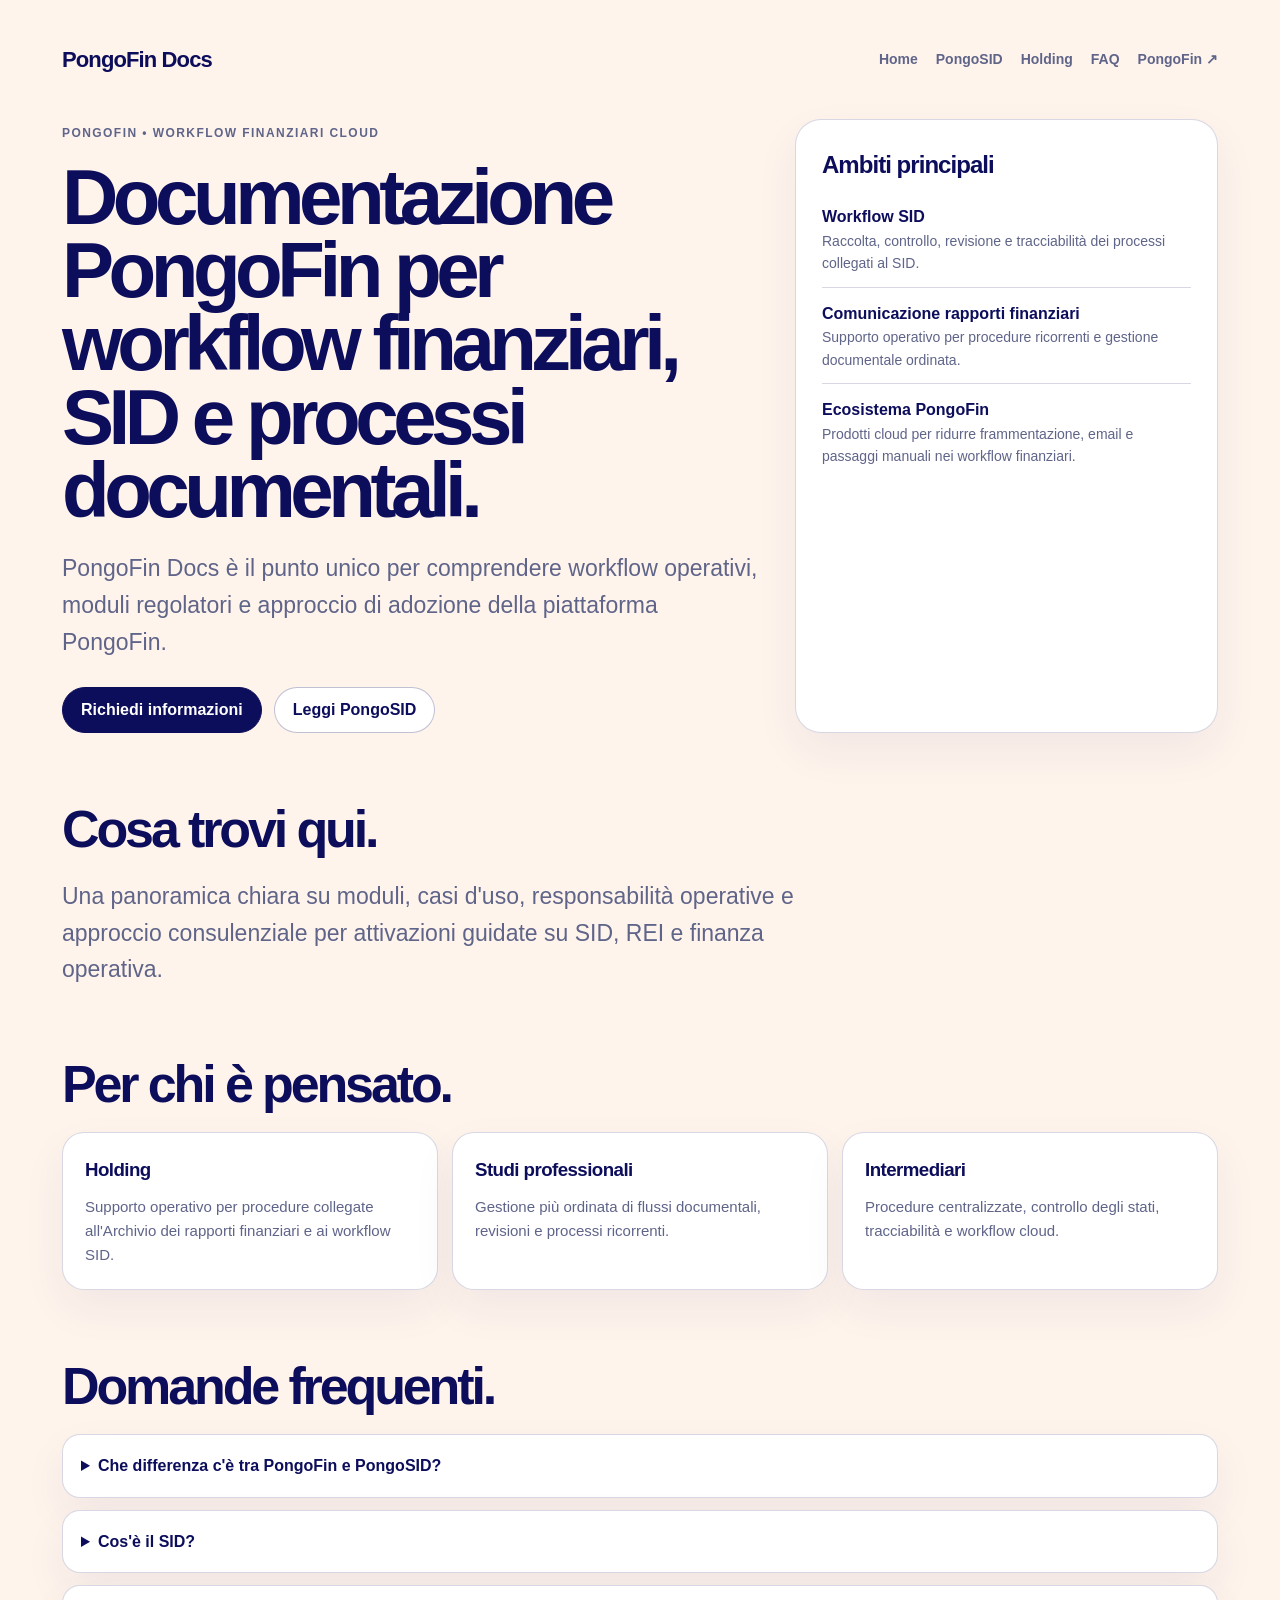
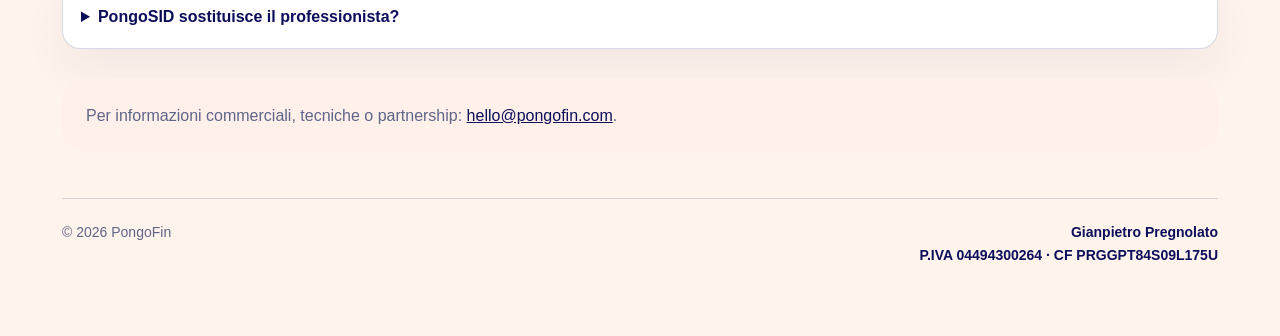
<file: index.html>
<!DOCTYPE html>
<html lang="it">
<head>
  <!-- Google tag (gtag.js) -->
  <script async src="https://www.googletagmanager.com/gtag/js?id=G-1R7ZB2S0QX"></script>
  <script>
    window.dataLayer = window.dataLayer || [];
    function gtag(){dataLayer.push(arguments);}
    gtag('js', new Date());
    gtag('config', 'G-1R7ZB2S0QX');
  </script>
  <meta charset="UTF-8">
  <meta name="viewport" content="width=device-width,initial-scale=1">
  <title>PongoFin Docs | Workflow operativi SID, REI e finanza</title>
  <meta name="description" content="Documentazione PongoFin per PongoSID, il modulo cloud per workflow SID, comunicazione dei rapporti finanziari, holding e gestione documentale tracciabile.">
  <meta name="robots" content="index,follow,max-snippet:-1,max-image-preview:large,max-video-preview:-1">
  <link rel="canonical" href="https://docs.pongofin.com/">
  <meta property="og:type" content="website">
  <meta property="og:locale" content="it_IT">
  <meta property="og:site_name" content="PongoFin Docs">
  <meta property="og:title" content="PongoFin Docs">
  <meta property="og:description" content="Documentazione pubblica dell'ecosistema PongoFin e del modulo PongoSID per workflow SID e processi finanziari documentali.">
  <meta property="og:url" content="https://docs.pongofin.com/">
  <meta name="twitter:card" content="summary">
  <link rel="stylesheet" href="/assets/style.css">
  <script type="application/ld+json">
  {
    "@context": "https://schema.org",
    "@graph": [
      {
        "@type": "Organization",
        "@id": "https://pongofin.com/#organization",
        "name": "PongoFin",
        "url": "https://pongofin.com/",
        "email": "hello@pongofin.com"
      },
      {
        "@type": "WebSite",
        "@id": "https://docs.pongofin.com/#website",
        "name": "PongoFin Docs",
        "url": "https://docs.pongofin.com/",
        "publisher": {"@id": "https://pongofin.com/#organization"},
        "inLanguage": "it"
      },
      {
        "@type": "SoftwareApplication",
        "@id": "https://docs.pongofin.com/software-sid.html#pongosid",
        "name": "PongoSID",
        "applicationCategory": "BusinessApplication",
        "operatingSystem": "Web",
        "url": "https://docs.pongofin.com/software-sid.html",
        "description": "Modulo cloud PongoFin per workflow SID, comunicazione dei rapporti finanziari e gestione documentale tracciabile.",
        "publisher": {"@id": "https://pongofin.com/#organization"}
      }
    ]
  }
  </script>
</head>
<body>
<main class="wrap">
  <header>
    <a class="brand" href="/">PongoFin Docs</a>
    <nav aria-label="Navigazione principale">
      <a href="/">Home</a>
      <a href="/software-sid.html">PongoSID</a>
      <a href="/holding-comunicazioni.html">Holding</a>
      <a href="/faq.html">FAQ</a>
      <a href="https://pongofin.com" target="_blank" rel="noopener">PongoFin ↗</a>
    </nav>
  </header>

  <section class="hero">
    <div>
      <span class="kicker">PongoFin • Workflow finanziari cloud</span>
      <h1>Documentazione PongoFin per workflow finanziari, SID e processi documentali.</h1>
      <p class="lead">PongoFin Docs è il punto unico per comprendere workflow operativi, moduli regolatori e approccio di adozione della piattaforma PongoFin.</p>
      <div class="cta">
        <a class="btn primary" href="mailto:hello@pongofin.com">Richiedi informazioni</a>
        <a class="btn secondary" href="/software-sid.html">Leggi PongoSID</a>
      </div>
    </div>
    <aside class="box" aria-labelledby="ambiti-principali">
      <h2 id="ambiti-principali">Ambiti principali</h2>
      <div class="list">
        <div class="row">
          <strong>Workflow SID</strong>
          <span>Raccolta, controllo, revisione e tracciabilità dei processi collegati al SID.</span>
        </div>
        <div class="row">
          <strong>Comunicazione rapporti finanziari</strong>
          <span>Supporto operativo per procedure ricorrenti e gestione documentale ordinata.</span>
        </div>
        <div class="row">
          <strong>Ecosistema PongoFin</strong>
          <span>Prodotti cloud per ridurre frammentazione, email e passaggi manuali nei workflow finanziari.</span>
        </div>
      </div>
    </aside>
  </section>

  <section class="section">
    <h2>Cosa trovi qui.</h2>
    <p class="lead">Una panoramica chiara su moduli, casi d'uso, responsabilità operative e approccio consulenziale per attivazioni guidate su SID, REI e finanza operativa.</p>
  </section>

  <section class="section">
    <h2>Per chi è pensato.</h2>
    <div class="grid">
      <article class="card">
        <h3>Holding</h3>
        <p>Supporto operativo per procedure collegate all'Archivio dei rapporti finanziari e ai workflow SID.</p>
      </article>
      <article class="card">
        <h3>Studi professionali</h3>
        <p>Gestione più ordinata di flussi documentali, revisioni e processi ricorrenti.</p>
      </article>
      <article class="card">
        <h3>Intermediari</h3>
        <p>Procedure centralizzate, controllo degli stati, tracciabilità e workflow cloud.</p>
      </article>
    </div>
  </section>

  <section class="section faq">
    <h2>Domande frequenti.</h2>
    <details>
      <summary>Che differenza c'è tra PongoFin e PongoSID?</summary>
      <p>PongoFin è la piattaforma complessiva. PongoSID è il modulo dedicato ai workflow SID e ai processi collegati alle comunicazioni dei rapporti finanziari.</p>
    </details>
    <details>
      <summary>Cos'è il SID?</summary>
      <p>SID è il Sistema di Interscambio Dati utilizzato per specifici flussi comunicativi collegati all'Agenzia delle Entrate e ai rapporti finanziari.</p>
    </details>
    <details>
      <summary>PongoSID sostituisce il professionista?</summary>
      <p>No. PongoSID è un supporto operativo e documentale. Ogni organizzazione deve verificare i propri obblighi con professionisti qualificati e fonti ufficiali applicabili.</p>
    </details>
  </section>

  <div class="note">Per informazioni commerciali, tecniche o partnership: <a href="mailto:hello@pongofin.com">hello@pongofin.com</a>.</div>

  <footer>
    <span>© 2026 PongoFin</span>
    <span class="footer-legal">
      <span>Gianpietro Pregnolato</span>
      <span>P.IVA 04494300264 · CF PRGGPT84S09L175U</span>
    </span>
  </footer>
</main>
</body>
</html>
</file>
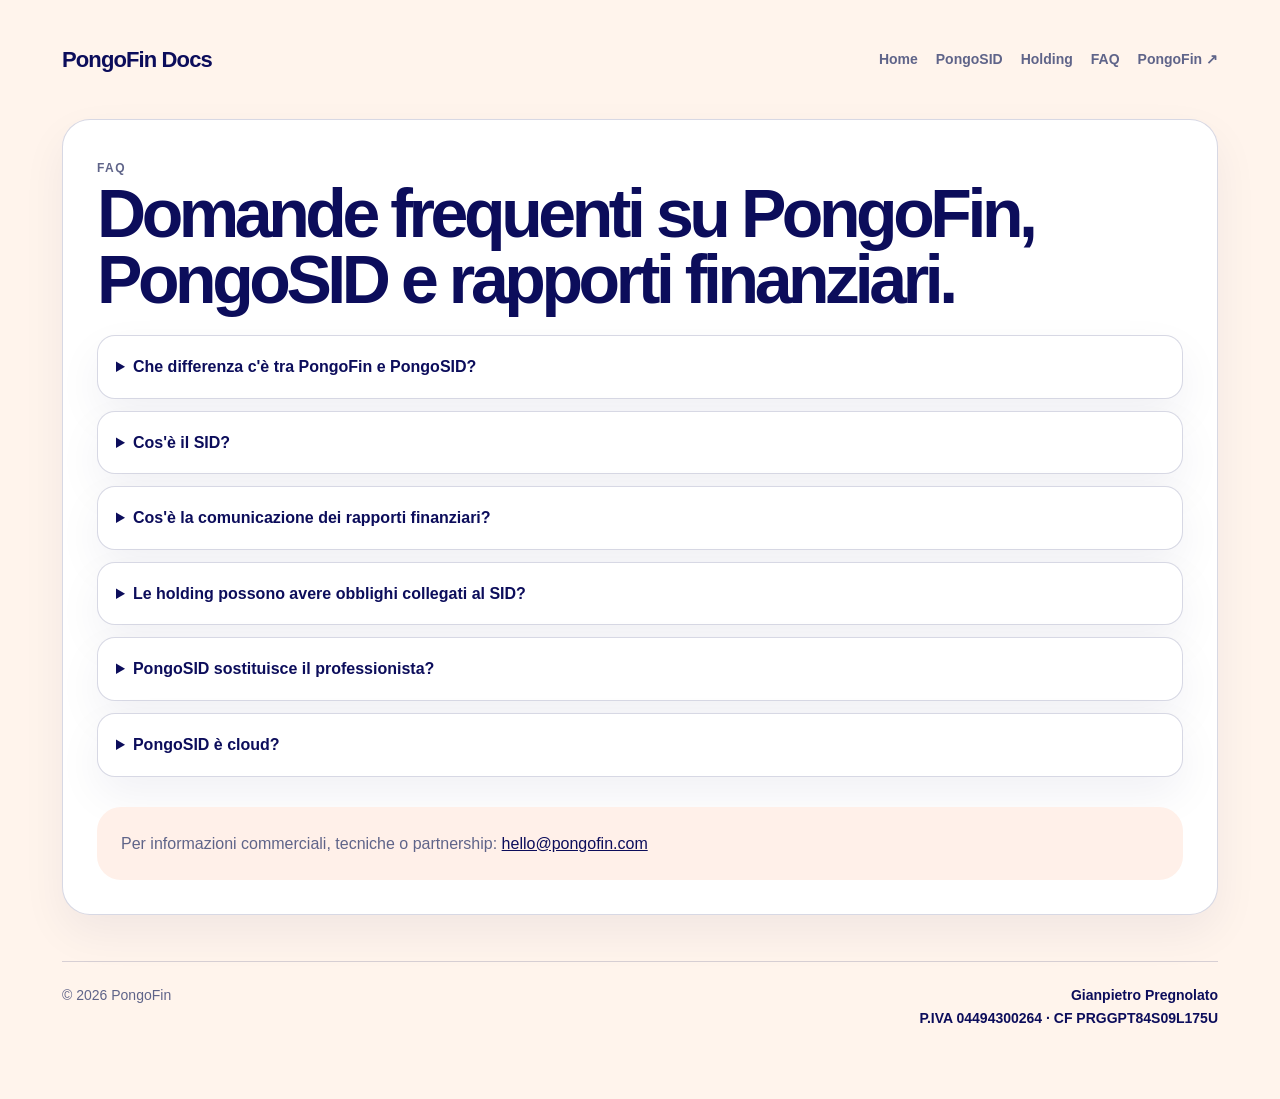
<file: faq.html>
<!DOCTYPE html>
<html lang="it">
<head>
  <!-- Google tag (gtag.js) -->
  <script async src="https://www.googletagmanager.com/gtag/js?id=G-1R7ZB2S0QX"></script>
  <script>
    window.dataLayer = window.dataLayer || [];
    function gtag(){dataLayer.push(arguments);}
    gtag('js', new Date());
    gtag('config', 'G-1R7ZB2S0QX');
  </script>
  <meta charset="UTF-8">
  <meta name="viewport" content="width=device-width,initial-scale=1">
  <title>FAQ PongoFin e PongoSID | Workflow SID e rapporti finanziari</title>
  <meta name="description" content="Domande frequenti su PongoFin, PongoSID, software SID cloud, holding, workflow documentali e comunicazione dei rapporti finanziari.">
  <meta name="robots" content="index,follow,max-snippet:-1,max-image-preview:large,max-video-preview:-1">
  <link rel="canonical" href="https://docs.pongofin.com/faq.html">
  <meta property="og:type" content="article">
  <meta property="og:locale" content="it_IT">
  <meta property="og:site_name" content="PongoFin Docs">
  <meta property="og:title" content="FAQ PongoFin e PongoSID">
  <meta property="og:description" content="Risposte rapide su PongoFin, PongoSID, workflow SID e comunicazione dei rapporti finanziari.">
  <meta property="og:url" content="https://docs.pongofin.com/faq.html">
  <meta name="twitter:card" content="summary">
  <link rel="stylesheet" href="/assets/style.css">
  <script type="application/ld+json">
  {
    "@context": "https://schema.org",
    "@type": "FAQPage",
    "mainEntity": [
      {
        "@type": "Question",
        "name": "Che differenza c'e' tra PongoFin e PongoSID?",
        "acceptedAnswer": {
          "@type": "Answer",
          "text": "PongoFin e' l'ecosistema di prodotti cloud. PongoSID e' un prodotto PongoFin dedicato ai workflow SID e ai processi collegati alla comunicazione dei rapporti finanziari."
        }
      },
      {
        "@type": "Question",
        "name": "Cos'e' il SID?",
        "acceptedAnswer": {
          "@type": "Answer",
          "text": "SID e' il Sistema di Interscambio Dati utilizzato per specifici flussi comunicativi e procedure collegate all'Agenzia delle Entrate."
        }
      },
      {
        "@type": "Question",
        "name": "PongoSID sostituisce il professionista?",
        "acceptedAnswer": {
          "@type": "Answer",
          "text": "No. PongoSID e' un supporto operativo e documentale. Ogni organizzazione deve verificare i propri obblighi con professionisti qualificati e fonti ufficiali applicabili."
        }
      }
    ]
  }
  </script>
</head>
<body>
<main class="wrap">
  <header>
    <a class="brand" href="/">PongoFin Docs</a>
    <nav aria-label="Navigazione principale">
      <a href="/">Home</a>
      <a href="/software-sid.html">PongoSID</a>
      <a href="/holding-comunicazioni.html">Holding</a>
      <a href="/faq.html">FAQ</a>
      <a href="https://pongofin.com" target="_blank" rel="noopener">PongoFin ↗</a>
    </nav>
  </header>

  <article class="article faq">
    <span class="kicker">FAQ</span>
    <h1>Domande frequenti su PongoFin, PongoSID e rapporti finanziari.</h1>

    <details>
      <summary>Che differenza c'è tra PongoFin e PongoSID?</summary>
      <p>PongoFin è l'ecosistema di prodotti cloud per workflow finanziari, documentali e operativi. PongoSID è un prodotto PongoFin dedicato ai workflow SID.</p>
    </details>
    <details>
      <summary>Cos'è il SID?</summary>
      <p>SID è il Sistema di Interscambio Dati utilizzato per specifici flussi comunicativi e procedure collegate all'Agenzia delle Entrate.</p>
    </details>
    <details>
      <summary>Cos'è la comunicazione dei rapporti finanziari?</summary>
      <p>È un adempimento collegato all'Archivio dei rapporti finanziari per specifiche categorie di soggetti obbligati. L'applicabilità deve essere verificata con professionisti qualificati e fonti ufficiali.</p>
    </details>
    <details>
      <summary>Le holding possono avere obblighi collegati al SID?</summary>
      <p>Alcune organizzazioni, incluse determinate holding, possono dover valutare processi collegati ai rapporti finanziari. La verifica dipende dal caso concreto e deve essere svolta con supporto professionale.</p>
    </details>
    <details>
      <summary>PongoSID sostituisce il professionista?</summary>
      <p>No. PongoSID è un supporto operativo e documentale. Non sostituisce consulenza legale, fiscale, contabile o regolamentare.</p>
    </details>
    <details>
      <summary>PongoSID è cloud?</summary>
      <p>Sì. PongoSID è progettato come modulo cloud dell'ecosistema PongoFin per centralizzare workflow, documenti e tracciabilità operativa.</p>
    </details>

    <div class="note">Per informazioni commerciali, tecniche o partnership: <a href="mailto:hello@pongofin.com">hello@pongofin.com</a></div>
  </article>

  <footer>
    <span>© 2026 PongoFin</span>
    <span class="footer-legal">
      <span>Gianpietro Pregnolato</span>
      <span>P.IVA 04494300264 · CF PRGGPT84S09L175U</span>
    </span>
  </footer>
</main>
</body>
</html>
</file>
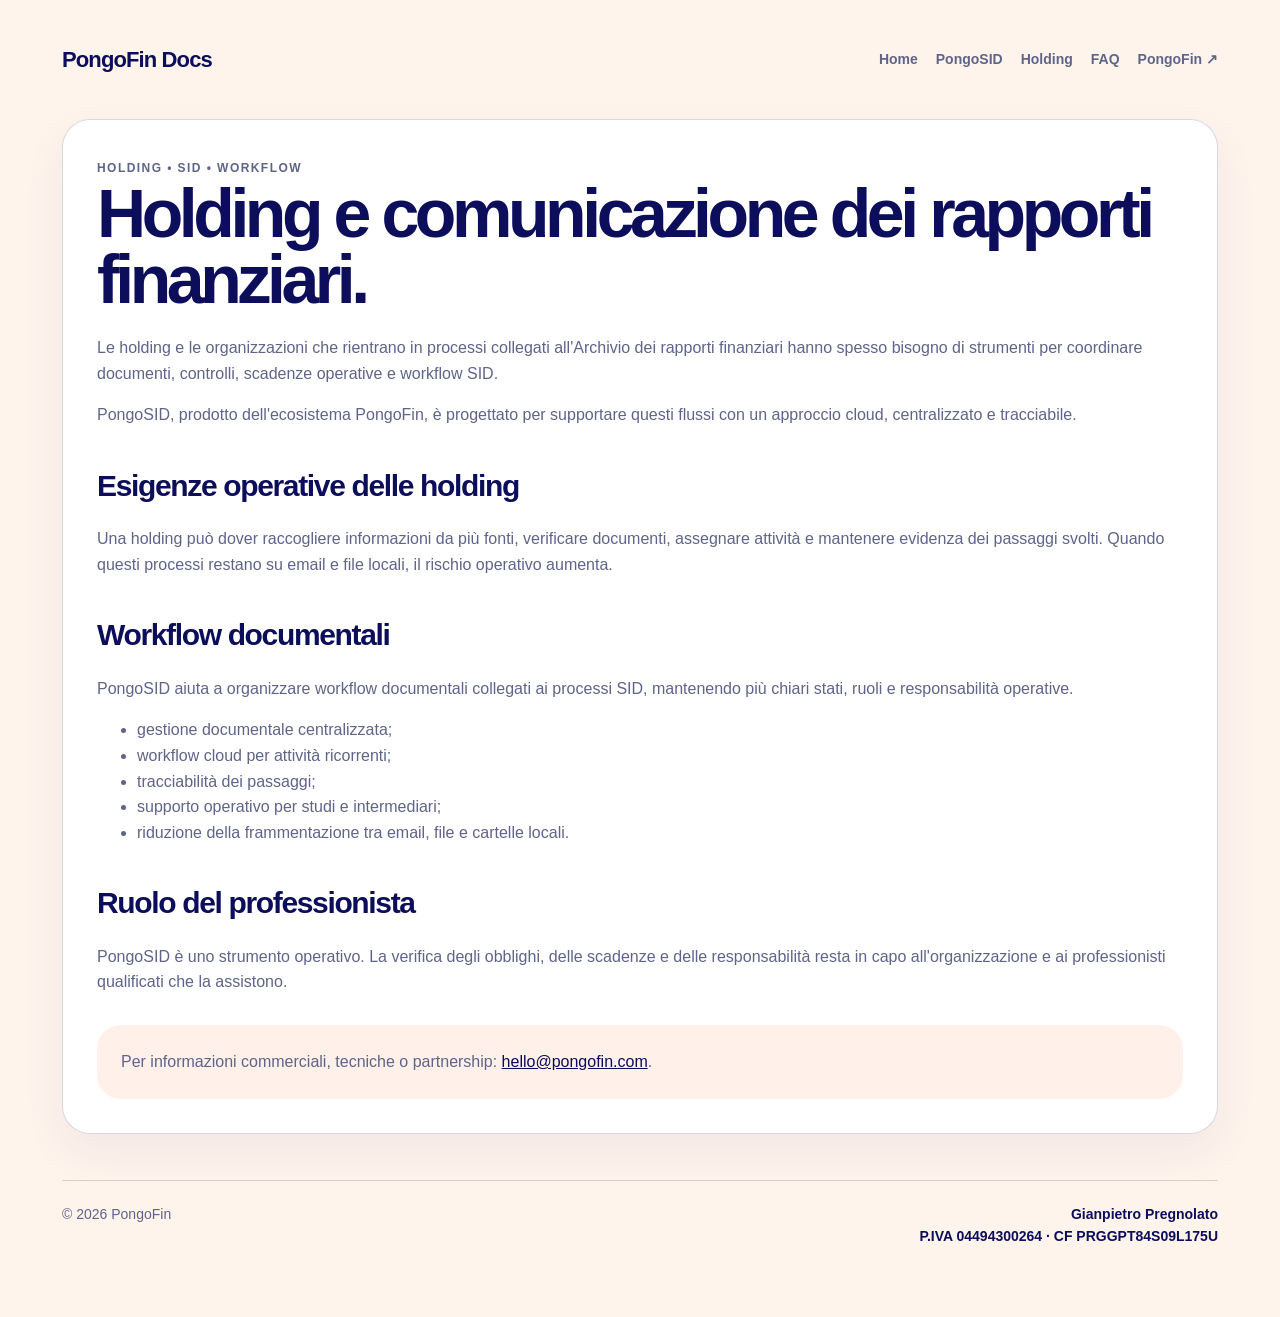
<file: holding-comunicazioni.html>
<!DOCTYPE html>
<html lang="it">
<head>
  <!-- Google tag (gtag.js) -->
  <script async src="https://www.googletagmanager.com/gtag/js?id=G-1R7ZB2S0QX"></script>
  <script>
    window.dataLayer = window.dataLayer || [];
    function gtag(){dataLayer.push(arguments);}
    gtag('js', new Date());
    gtag('config', 'G-1R7ZB2S0QX');
  </script>
  <meta charset="UTF-8">
  <meta name="viewport" content="width=device-width,initial-scale=1">
  <title>Holding e comunicazione rapporti finanziari | PongoFin Docs</title>
  <meta name="description" content="Guida PongoFin per holding, comunicazione dei rapporti finanziari, workflow SID, gestione documentale cloud e tracciabilità operativa.">
  <meta name="robots" content="index,follow,max-snippet:-1,max-image-preview:large,max-video-preview:-1">
  <link rel="canonical" href="https://docs.pongofin.com/holding-comunicazioni.html">
  <meta property="og:type" content="article">
  <meta property="og:locale" content="it_IT">
  <meta property="og:site_name" content="PongoFin Docs">
  <meta property="og:title" content="Holding e comunicazione dei rapporti finanziari">
  <meta property="og:description" content="Informazioni operative su holding, processi SID e gestione documentale cloud con PongoSID.">
  <meta property="og:url" content="https://docs.pongofin.com/holding-comunicazioni.html">
  <meta name="twitter:card" content="summary">
  <link rel="stylesheet" href="/assets/style.css">
  <script type="application/ld+json">
  {
    "@context": "https://schema.org",
    "@type": "Article",
    "headline": "Holding e comunicazione dei rapporti finanziari",
    "description": "Guida operativa PongoFin per holding, workflow SID e comunicazione dei rapporti finanziari.",
    "inLanguage": "it",
    "mainEntityOfPage": "https://docs.pongofin.com/holding-comunicazioni.html",
    "publisher": {
      "@type": "Organization",
      "name": "PongoFin",
      "url": "https://pongofin.com/"
    }
  }
  </script>
</head>
<body>
<main class="wrap">
  <header>
    <a class="brand" href="/">PongoFin Docs</a>
    <nav aria-label="Navigazione principale">
      <a href="/">Home</a>
      <a href="/software-sid.html">PongoSID</a>
      <a href="/holding-comunicazioni.html">Holding</a>
      <a href="/faq.html">FAQ</a>
      <a href="https://pongofin.com" target="_blank" rel="noopener">PongoFin ↗</a>
    </nav>
  </header>

  <article class="article">
    <span class="kicker">Holding • SID • Workflow</span>
    <h1>Holding e comunicazione dei rapporti finanziari.</h1>
    <p>Le holding e le organizzazioni che rientrano in processi collegati all'Archivio dei rapporti finanziari hanno spesso bisogno di strumenti per coordinare documenti, controlli, scadenze operative e workflow SID.</p>
    <p>PongoSID, prodotto dell'ecosistema PongoFin, è progettato per supportare questi flussi con un approccio cloud, centralizzato e tracciabile.</p>

    <h2>Esigenze operative delle holding</h2>
    <p>Una holding può dover raccogliere informazioni da più fonti, verificare documenti, assegnare attività e mantenere evidenza dei passaggi svolti. Quando questi processi restano su email e file locali, il rischio operativo aumenta.</p>

    <h2>Workflow documentali</h2>
    <p>PongoSID aiuta a organizzare workflow documentali collegati ai processi SID, mantenendo più chiari stati, ruoli e responsabilità operative.</p>
    <ul>
      <li>gestione documentale centralizzata;</li>
      <li>workflow cloud per attività ricorrenti;</li>
      <li>tracciabilità dei passaggi;</li>
      <li>supporto operativo per studi e intermediari;</li>
      <li>riduzione della frammentazione tra email, file e cartelle locali.</li>
    </ul>

    <h2>Ruolo del professionista</h2>
    <p>PongoSID è uno strumento operativo. La verifica degli obblighi, delle scadenze e delle responsabilità resta in capo all'organizzazione e ai professionisti qualificati che la assistono.</p>

    <div class="note">Per informazioni commerciali, tecniche o partnership: <a href="mailto:hello@pongofin.com">hello@pongofin.com</a>.</div>
  </article>

  <footer>
    <span>© 2026 PongoFin</span>
    <span class="footer-legal">
      <span>Gianpietro Pregnolato</span>
      <span>P.IVA 04494300264 · CF PRGGPT84S09L175U</span>
    </span>
  </footer>
</main>
</body>
</html>
</file>
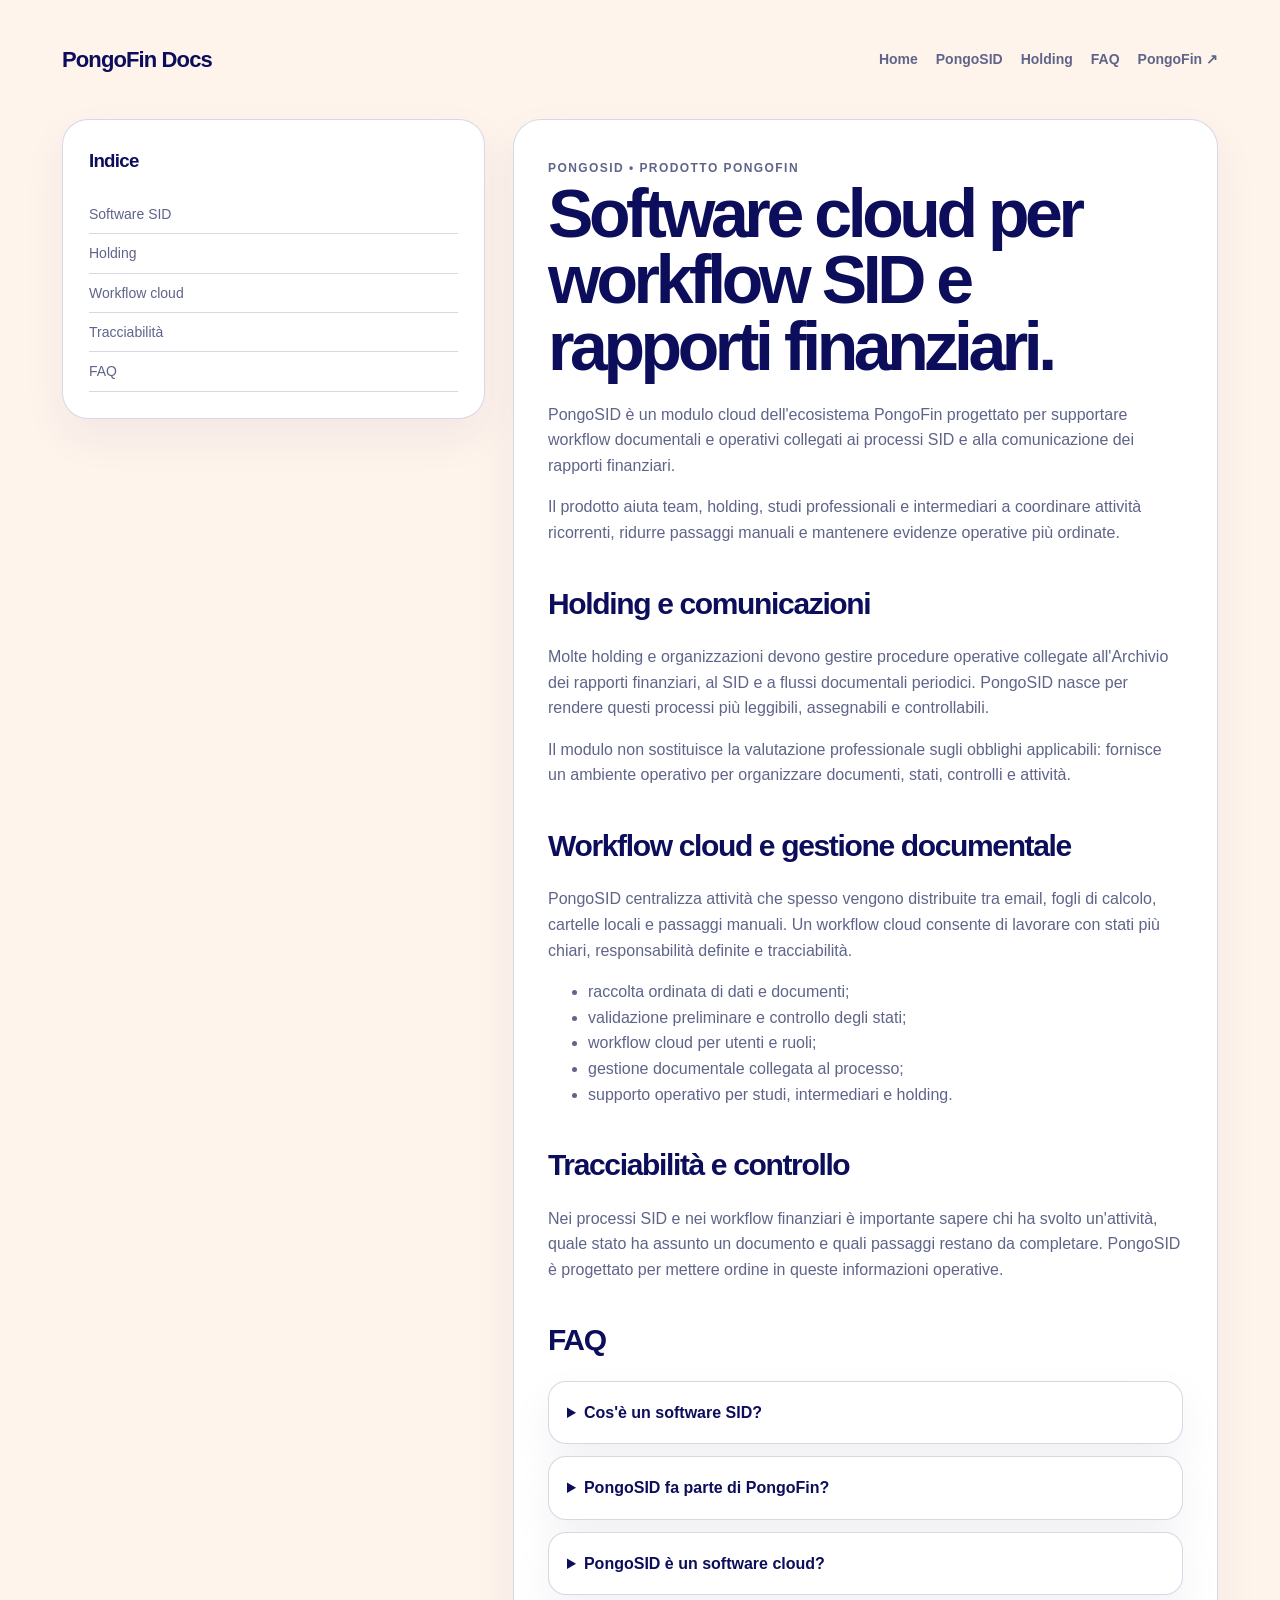
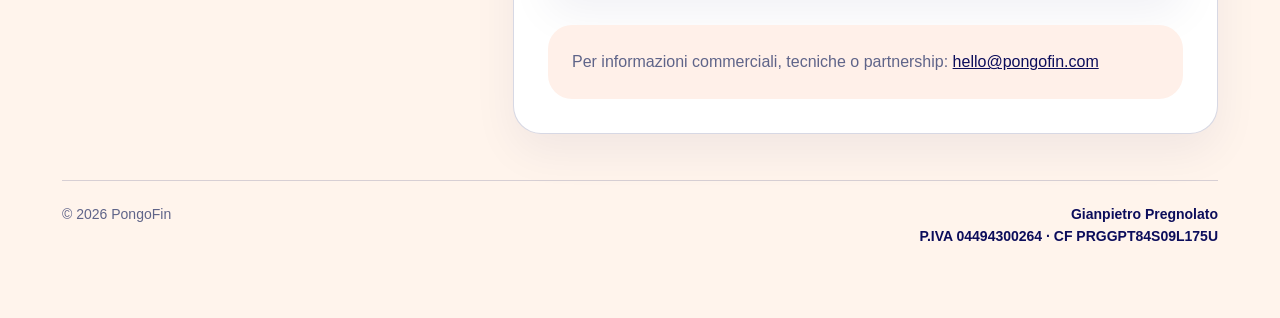
<file: software-sid.html>
<!DOCTYPE html>
<html lang="it">
<head>
  <!-- Google tag (gtag.js) -->
  <script async src="https://www.googletagmanager.com/gtag/js?id=G-1R7ZB2S0QX"></script>
  <script>
    window.dataLayer = window.dataLayer || [];
    function gtag(){dataLayer.push(arguments);}
    gtag('js', new Date());
    gtag('config', 'G-1R7ZB2S0QX');
  </script>
  <meta charset="UTF-8">
  <meta name="viewport" content="width=device-width,initial-scale=1">
  <title>PongoSID | Software cloud PongoFin per workflow SID</title>
  <meta name="description" content="PongoSID è il modulo cloud PongoFin per workflow SID, holding, studi professionali e comunicazione dei rapporti finanziari con gestione documentale tracciabile.">
  <meta name="robots" content="index,follow,max-snippet:-1,max-image-preview:large,max-video-preview:-1">
  <link rel="canonical" href="https://docs.pongofin.com/software-sid.html">
  <meta property="og:type" content="article">
  <meta property="og:locale" content="it_IT">
  <meta property="og:site_name" content="PongoFin Docs">
  <meta property="og:title" content="PongoSID, software cloud PongoFin per workflow SID">
  <meta property="og:description" content="Documentazione PongoSID per workflow SID, comunicazione dei rapporti finanziari e gestione documentale cloud.">
  <meta property="og:url" content="https://docs.pongofin.com/software-sid.html">
  <meta name="twitter:card" content="summary">
  <link rel="stylesheet" href="/assets/style.css">
  <script type="application/ld+json">
  {
    "@context": "https://schema.org",
    "@type": "SoftwareApplication",
    "@id": "https://docs.pongofin.com/software-sid.html#pongosid",
    "name": "PongoSID",
    "applicationCategory": "BusinessApplication",
    "operatingSystem": "Web",
    "url": "https://docs.pongofin.com/software-sid.html",
    "description": "Modulo cloud PongoFin per workflow SID, comunicazione dei rapporti finanziari e gestione documentale tracciabile.",
    "publisher": {
      "@type": "Organization",
      "name": "PongoFin",
      "url": "https://pongofin.com/"
    }
  }
  </script>
</head>
<body>
<main class="wrap">
  <header>
    <a class="brand" href="/">PongoFin Docs</a>
    <nav aria-label="Navigazione principale">
      <a href="/">Home</a>
      <a href="/software-sid.html">PongoSID</a>
      <a href="/holding-comunicazioni.html">Holding</a>
      <a href="/faq.html">FAQ</a>
      <a href="https://pongofin.com" target="_blank" rel="noopener">PongoFin ↗</a>
    </nav>
  </header>

  <section class="split">
    <aside class="toc">
      <div class="box">
        <h3>Indice</h3>
        <a href="#software-sid">Software SID</a>
        <a href="#holding">Holding</a>
        <a href="#workflow">Workflow cloud</a>
        <a href="#tracciabilita">Tracciabilità</a>
        <a href="#faq">FAQ</a>
      </div>
    </aside>
    <article class="article">
      <span class="kicker">PongoSID • Prodotto PongoFin</span>
      <h1 id="software-sid">Software cloud per workflow SID e rapporti finanziari.</h1>
      <p>PongoSID è un modulo cloud dell'ecosistema PongoFin progettato per supportare workflow documentali e operativi collegati ai processi SID e alla comunicazione dei rapporti finanziari.</p>
      <p>Il prodotto aiuta team, holding, studi professionali e intermediari a coordinare attività ricorrenti, ridurre passaggi manuali e mantenere evidenze operative più ordinate.</p>

      <h2 id="holding">Holding e comunicazioni</h2>
      <p>Molte holding e organizzazioni devono gestire procedure operative collegate all'Archivio dei rapporti finanziari, al SID e a flussi documentali periodici. PongoSID nasce per rendere questi processi più leggibili, assegnabili e controllabili.</p>
      <p>Il modulo non sostituisce la valutazione professionale sugli obblighi applicabili: fornisce un ambiente operativo per organizzare documenti, stati, controlli e attività.</p>

      <h2 id="workflow">Workflow cloud e gestione documentale</h2>
      <p>PongoSID centralizza attività che spesso vengono distribuite tra email, fogli di calcolo, cartelle locali e passaggi manuali. Un workflow cloud consente di lavorare con stati più chiari, responsabilità definite e tracciabilità.</p>
      <ul>
        <li>raccolta ordinata di dati e documenti;</li>
        <li>validazione preliminare e controllo degli stati;</li>
        <li>workflow cloud per utenti e ruoli;</li>
        <li>gestione documentale collegata al processo;</li>
        <li>supporto operativo per studi, intermediari e holding.</li>
      </ul>

      <h2 id="tracciabilita">Tracciabilità e controllo</h2>
      <p>Nei processi SID e nei workflow finanziari è importante sapere chi ha svolto un'attività, quale stato ha assunto un documento e quali passaggi restano da completare. PongoSID è progettato per mettere ordine in queste informazioni operative.</p>

      <section id="faq" class="faq">
        <h2>FAQ</h2>
        <details>
          <summary>Cos'è un software SID?</summary>
          <p>Un software SID aiuta a gestire workflow e procedure collegate ai flussi SID e alla comunicazione dei rapporti finanziari.</p>
        </details>
        <details>
          <summary>PongoSID fa parte di PongoFin?</summary>
          <p>Sì. PongoSID è un prodotto dell'ecosistema PongoFin, dedicato ai workflow SID.</p>
        </details>
        <details>
          <summary>PongoSID è un software cloud?</summary>
          <p>Sì. PongoSID è progettato come modulo cloud per gestione centralizzata, accesso controllato e tracciabilità operativa.</p>
        </details>
      </section>

      <div class="note">Per informazioni commerciali, tecniche o partnership: <a href="mailto:hello@pongofin.com">hello@pongofin.com</a></div>
    </article>
  </section>

  <footer>
    <span>© 2026 PongoFin</span>
    <span class="footer-legal">
      <span>Gianpietro Pregnolato</span>
      <span>P.IVA 04494300264 · CF PRGGPT84S09L175U</span>
    </span>
  </footer>
</main>
</body>
</html>
</file>
<file: assets/style.css>
:root {
  --bg: #fff4ec;
  --paper: #ffffff;
  --ink: #0c0d5b;
  --muted: #5f6489;
  --line: rgba(12, 13, 91, 0.16);
  --soft: #fff0e9;
  --accent: #0c0d5b;
  --accent-2: #fdb2ad;
}

* { box-sizing: border-box; }

body {
  margin: 0;
  font-family: Mulish, -apple-system, BlinkMacSystemFont, "Segoe UI", Arial, sans-serif;
  background: var(--bg);
  color: var(--ink);
  line-height: 1.6;
}

.wrap {
  width: min(100%, 1200px);
  margin-inline: auto;
  padding: 28px 22px 70px;
}

header {
  display: flex;
  justify-content: space-between;
  gap: 24px;
  align-items: center;
  padding: 14px 0 42px;
}

.brand {
  font-size: 22px;
  font-weight: 800;
  letter-spacing: -0.04em;
  text-decoration: none;
  color: var(--ink);
}

nav {
  display: flex;
  gap: 18px;
  flex-wrap: wrap;
}

a { color: var(--ink); }

nav a {
  text-decoration: none;
  font-size: 14px;
  color: var(--muted);
  font-weight: 700;
}

.hero {
  display: grid;
  grid-template-columns: 1.25fr 0.75fr;
  gap: 28px;
  align-items: stretch;
}

.kicker {
  text-transform: uppercase;
  letter-spacing: 0.12em;
  color: var(--muted);
  font-size: 12px;
  font-weight: 800;
}

.hero h1 {
  font-size: clamp(42px, 7vw, 78px);
  line-height: 0.94;
  letter-spacing: -0.07em;
  margin: 16px 0 22px;
}

.lead {
  font-size: clamp(18px, 2vw, 23px);
  color: var(--muted);
  max-width: 760px;
}

.cta {
  display: flex;
  gap: 12px;
  flex-wrap: wrap;
  margin-top: 26px;
}

.btn {
  display: inline-flex;
  align-items: center;
  justify-content: center;
  min-height: 46px;
  padding: 0 18px;
  border-radius: 999px;
  text-decoration: none;
  font-weight: 800;
  border: 1px solid var(--accent);
}

.primary {
  background: var(--accent);
  color: #fff;
}

.secondary {
  background: #fff;
  color: var(--accent);
  border-color: rgba(12, 13, 91, 0.26);
}

.box,
.card,
.article,
.faq details {
  background: var(--paper);
  border: 1px solid var(--line);
  box-shadow: 0 18px 45px rgba(12, 13, 91, 0.06);
}

.box { border-radius: 26px; padding: 26px; }
.box h2, .box h3 { margin-top: 0; letter-spacing: -0.04em; }

.list { display: grid; gap: 12px; margin-top: 16px; }

.row {
  border-top: 1px solid var(--line);
  padding-top: 13px;
}

.row:first-child { border-top: 0; padding-top: 0; }
.row strong { display: block; }
.row span { display: block; color: var(--muted); font-size: 14px; }

.section { margin-top: 70px; }

.section h2 {
  font-size: clamp(30px, 4.5vw, 52px);
  line-height: 1;
  letter-spacing: -0.06em;
  margin: 0 0 22px;
}

.grid { display: grid; grid-template-columns: repeat(3, 1fr); gap: 14px; }
.card { border-radius: 22px; padding: 22px; }
.card h3 { margin: 0 0 10px; letter-spacing: -0.03em; }
.card p { margin: 0; color: var(--muted); font-size: 15px; }

.split { display: grid; grid-template-columns: 0.75fr 1.25fr; gap: 28px; align-items: start; }
.toc { position: sticky; top: 20px; }

.toc a {
  display: block;
  text-decoration: none;
  color: var(--muted);
  padding: 8px 0;
  border-bottom: 1px solid var(--line);
  font-size: 14px;
}

.article { border-radius: 28px; padding: 34px; }

.article h1 {
  font-size: clamp(38px, 6vw, 68px);
  line-height: 0.98;
  letter-spacing: -0.065em;
  margin: 0 0 22px;
}

.article h2 {
  font-size: 30px;
  line-height: 1.05;
  letter-spacing: -0.045em;
  margin-top: 42px;
}

.article p, .article li { color: var(--muted); }

.faq details { border-radius: 18px; padding: 18px; margin-bottom: 12px; }
.faq summary { font-weight: 800; cursor: pointer; }

.note {
  background: var(--soft);
  border-radius: 24px;
  padding: 24px;
  color: var(--muted);
  margin-top: 30px;
}

footer {
  display: flex;
  justify-content: space-between;
  gap: 16px;
  flex-wrap: wrap;
  margin-top: 46px;
  padding-top: 22px;
  border-top: 1px solid var(--line);
  color: var(--muted);
  font-size: 14px;
}

.footer-legal {
  margin-left: auto;
  text-align: right;
  font-weight: 700;
  color: var(--ink);
  max-width: 100%;
  overflow-wrap: anywhere;
}

.footer-legal span {
  display: block;
}

@media (max-width: 820px) {
  header { align-items: flex-start; }
  .hero, .split { grid-template-columns: 1fr; }
  .grid { grid-template-columns: 1fr; }
  .toc { position: static; }
  .article { padding: 24px; }
  nav { justify-content: flex-end; }
  .footer-legal {
    margin-left: 0;
    text-align: left;
  }
}
</file>
